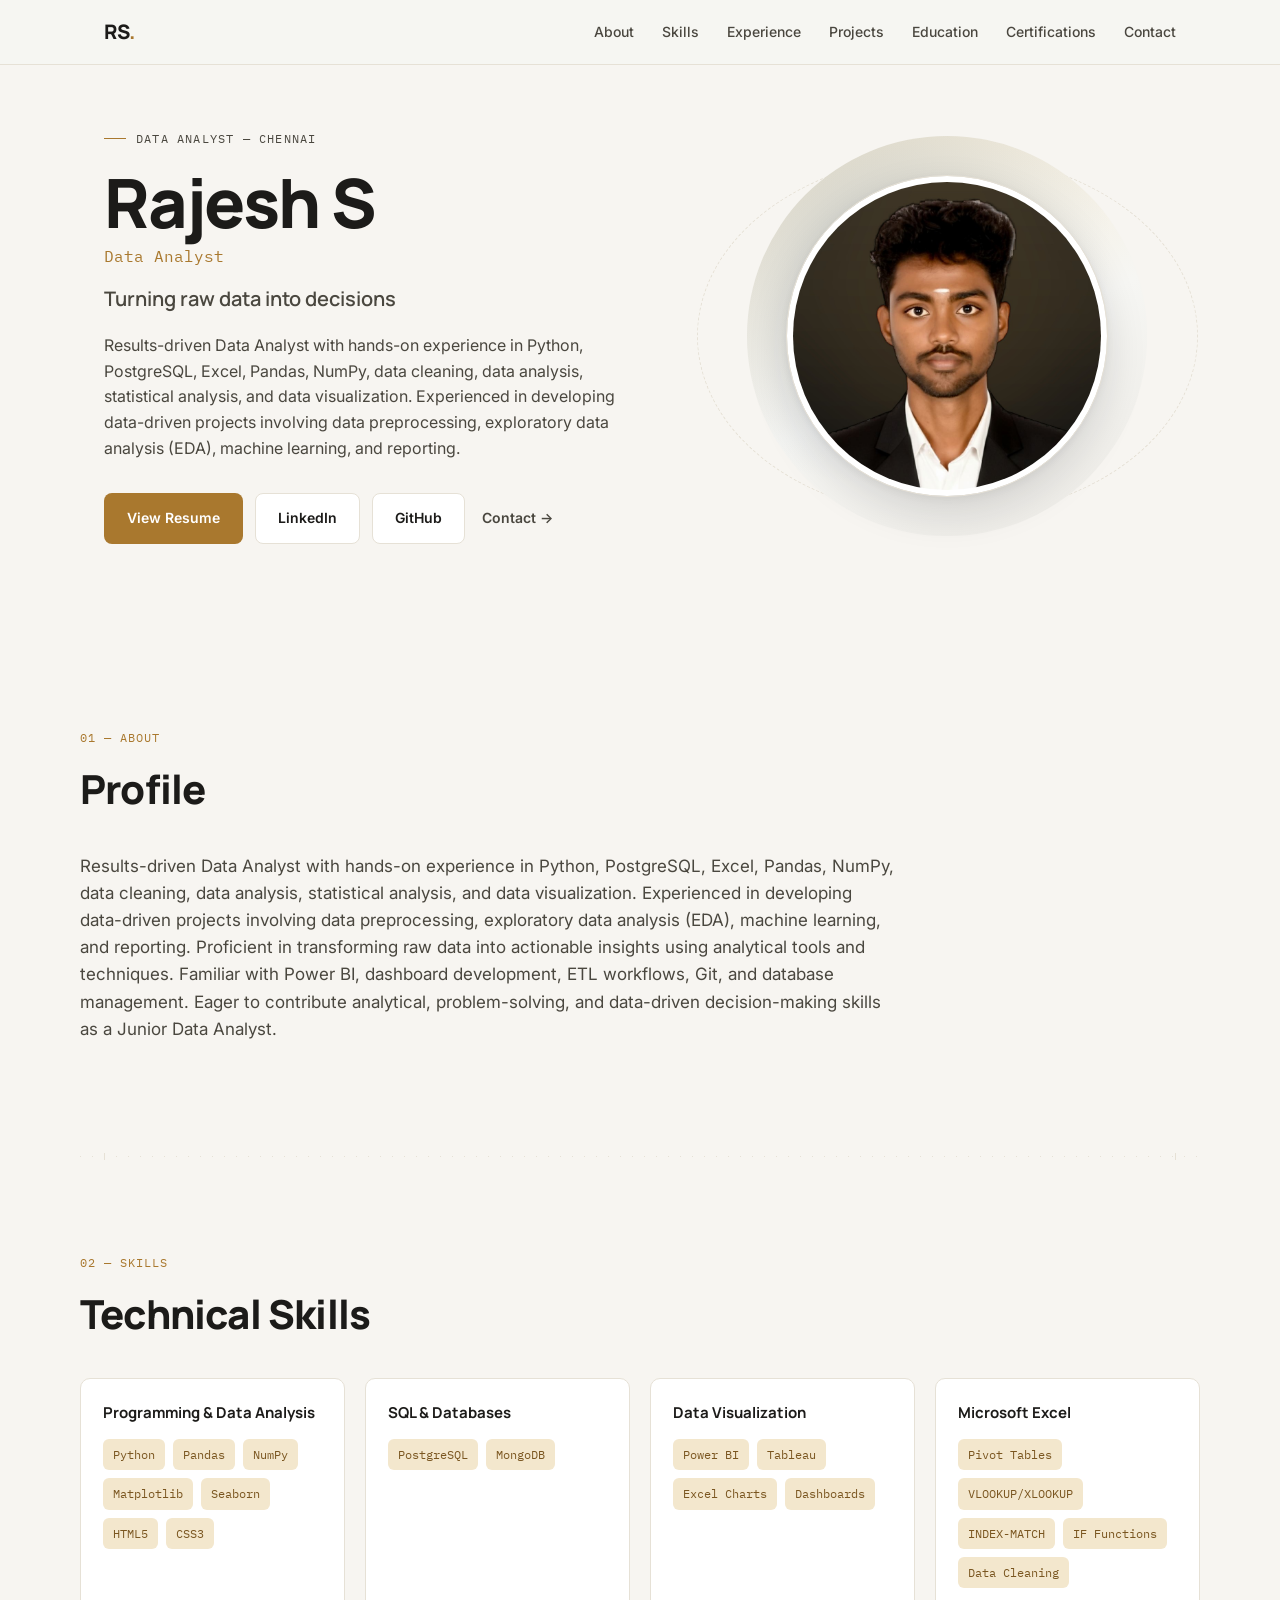
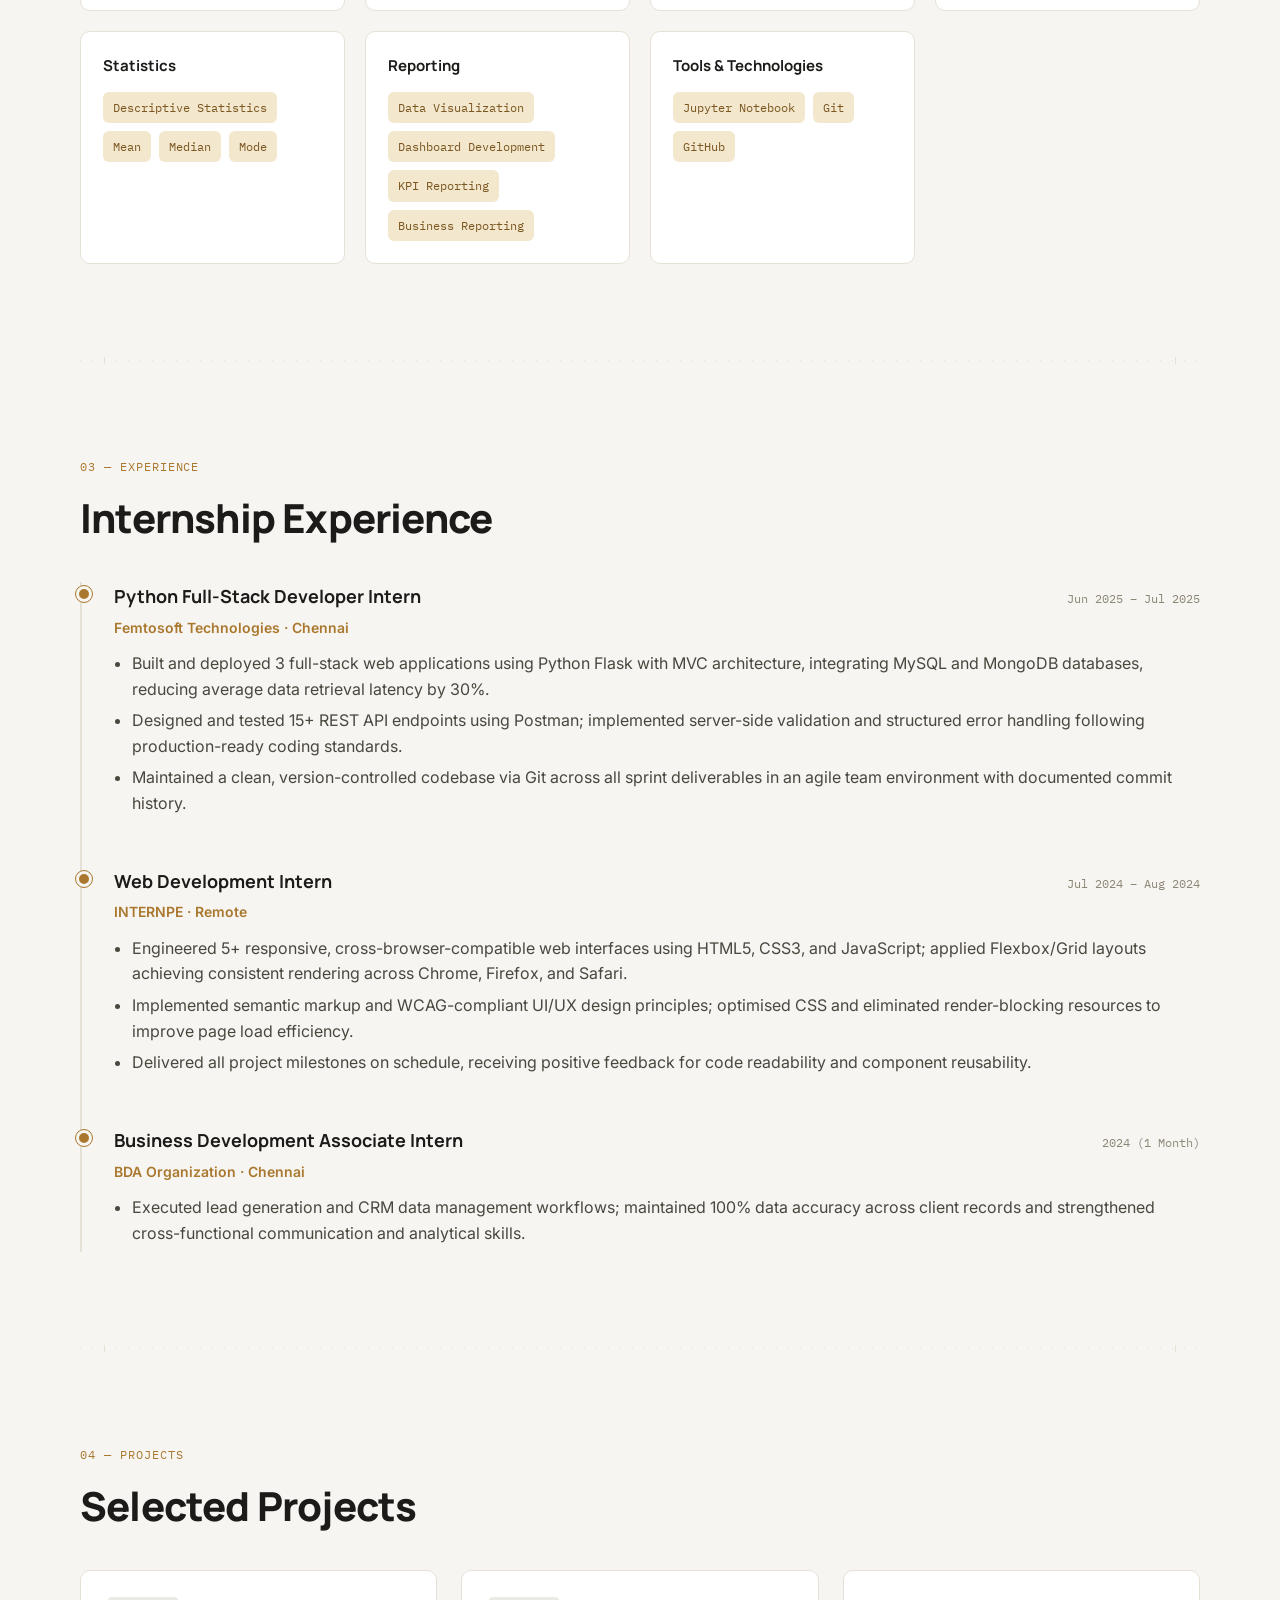
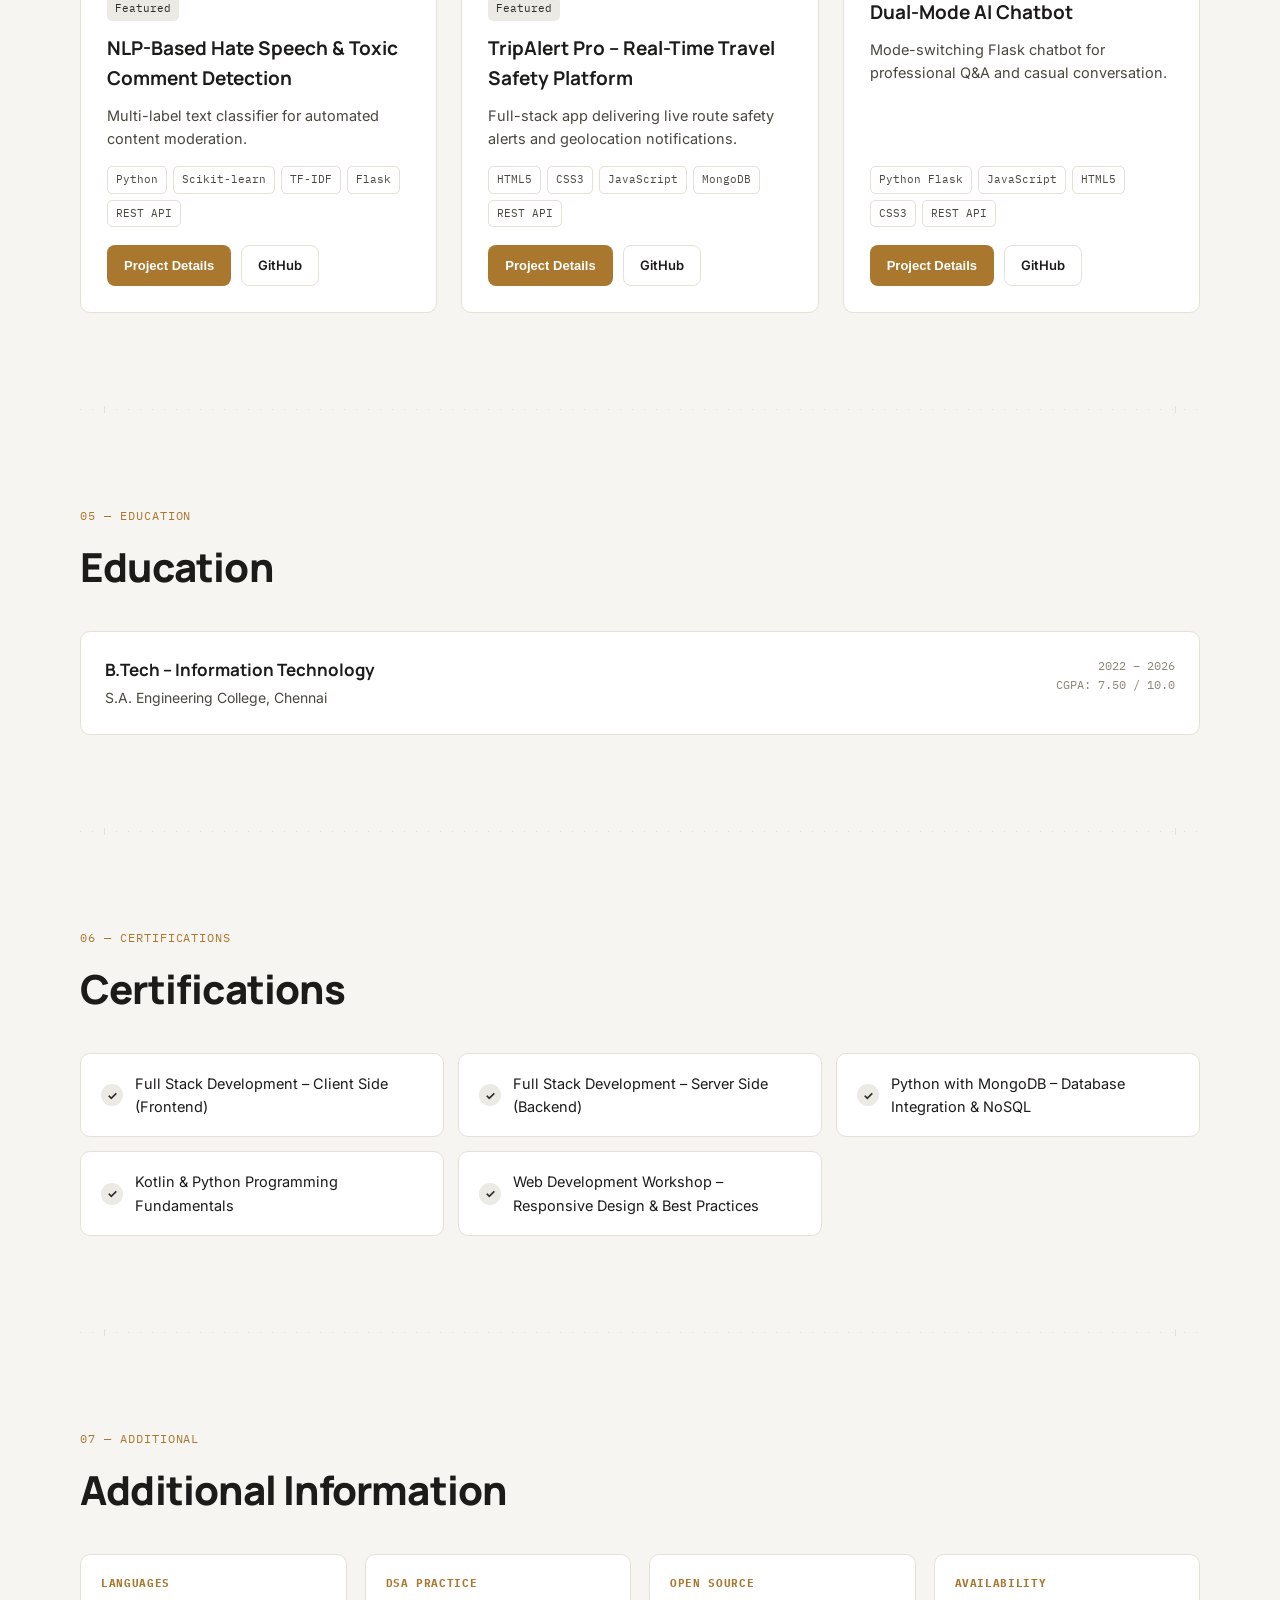
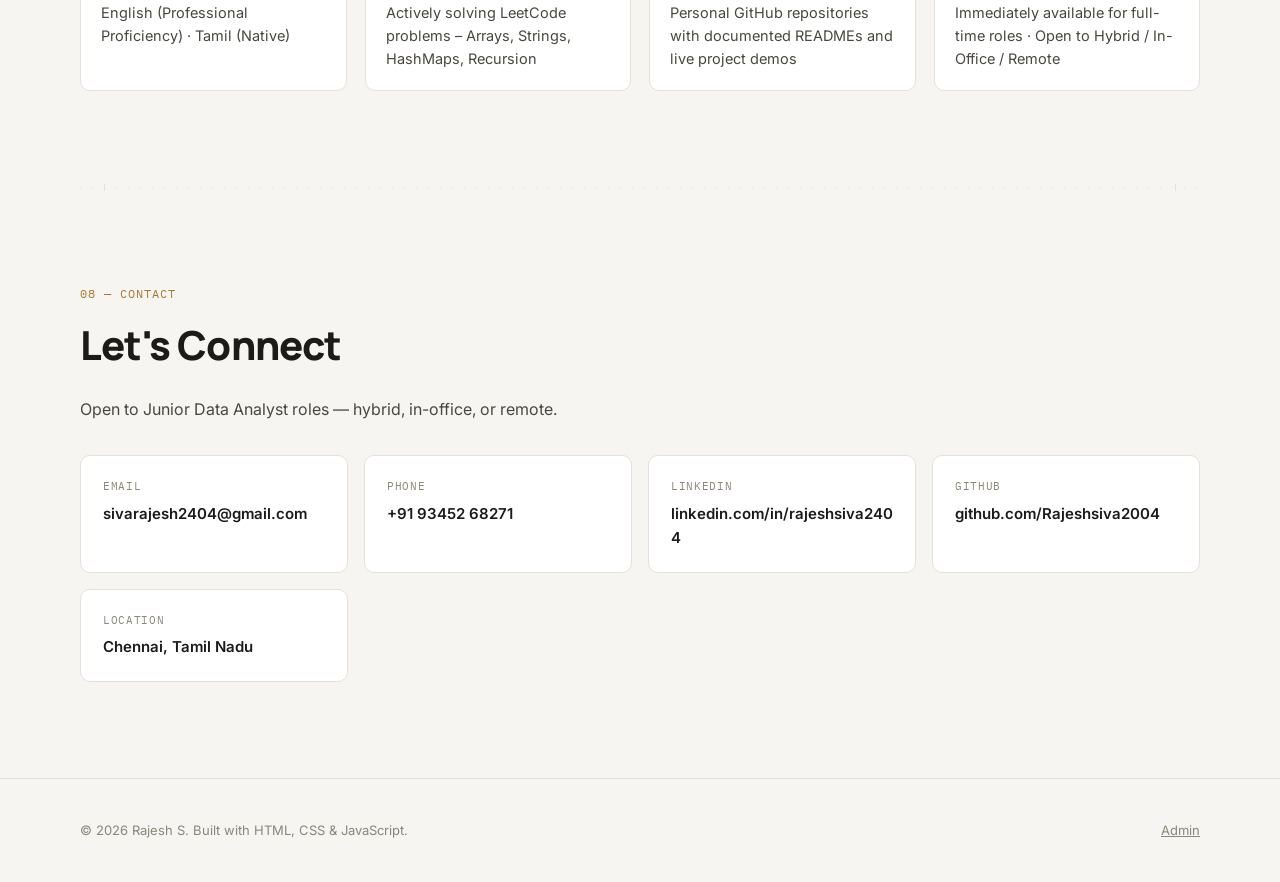
<file: index.html>
<!DOCTYPE html>
<html lang="en">
<head>
<meta charset="UTF-8">
<meta name="viewport" content="width=device-width, initial-scale=1.0">
<title>Rajesh S — Data Analyst Portfolio</title>
<meta name="description" content="Rajesh S — Data Analyst skilled in Python, SQL, Power BI, and data visualization. View projects, internship experience, and download resume.">
<meta name="theme-color" content="#1C1B19">

<!-- Open Graph -->
<meta property="og:type" content="website">
<meta property="og:title" content="Rajesh S — Data Analyst Portfolio">
<meta property="og:description" content="Data Analyst skilled in Python, SQL, Power BI, and data visualization. Explore projects, experience, and resume.">
<meta property="og:image" content="assets/profile/profile.jpg">

<link rel="icon" type="image/svg+xml" href="assets/favicon.svg">

<link rel="preconnect" href="https://fonts.googleapis.com">
<link rel="preconnect" href="https://fonts.gstatic.com" crossorigin>
<link href="https://fonts.googleapis.com/css2?family=Manrope:wght@500;600;700;800&family=Inter:wght@400;500;600;700&family=IBM+Plex+Mono:wght@400;500&display=swap" rel="stylesheet">

<link rel="stylesheet" href="css/style.css">
</head>
<body>

<a class="skip-link" href="#main">Skip to content</a>

<!-- NAV -->
<header class="nav" id="nav">
  <div class="nav-inner">
    <a href="#home" class="nav-logo">RS<span class="dot">.</span></a>
    <nav class="nav-links" id="navLinks" aria-label="Primary">
      <a href="#about" data-nav>About</a>
      <a href="#skills" data-nav>Skills</a>
      <a href="#experience" data-nav>Experience</a>
      <a href="#projects" data-nav>Projects</a>
      <a href="#education" data-nav>Education</a>
      <a href="#certifications" data-nav>Certifications</a>
      <a href="#contact" data-nav>Contact</a>
    </nav>
    <button class="nav-toggle" id="navToggle" aria-label="Toggle menu" aria-expanded="false" aria-controls="navLinks">
      <span></span><span></span><span></span>
    </button>
  </div>
</header>

<main id="main">

  <!-- HERO -->
  <section class="hero" id="home">
    <div class="hero-grid">
      <div class="hero-copy" data-reveal>
        <p class="eyebrow"><span class="eyebrow-tick"></span>DATA ANALYST — CHENNAI</p>
        <h1 class="hero-name" id="heroName">Rajesh S</h1>
        <p class="hero-role" id="heroRole">Data Analyst</p>
        <p class="hero-tagline" id="heroTagline">Turning raw data into decisions</p>
        <p class="hero-intro" id="heroIntro"></p>
        <div class="hero-actions">
          <a href="#" id="viewResumeBtn" class="btn btn-primary" target="_blank" rel="noopener">View Resume</a>
          <a href="#" id="linkedinBtn" class="btn btn-ghost" target="_blank" rel="noopener">LinkedIn</a>
          <a href="#" id="githubBtn" class="btn btn-ghost" target="_blank" rel="noopener">GitHub</a>
          <a href="#contact" class="btn btn-text">Contact →</a>
        </div>
      </div>
      <div class="hero-media" data-reveal>
        <div class="hero-photo-backdrop" aria-hidden="true"></div>
        <div class="hero-axis" aria-hidden="true"></div>
        <div class="hero-photo-frame">
          <img id="heroImage" src="assets/profile/profile.jpg" alt="Portrait of Rajesh S" width="420" height="420">
        </div>
      </div>
    </div>
  </section>

  <!-- ABOUT -->
  <section class="section" id="about">
    <div class="section-inner">
      <p class="section-eyebrow">01 — About</p>
      <h2 class="section-title">Profile</h2>
      <p class="about-text" id="aboutSummary" data-reveal></p>
    </div>
  </section>

  <div class="axis-divider" aria-hidden="true"></div>

  <!-- SKILLS -->
  <section class="section" id="skills">
    <div class="section-inner">
      <p class="section-eyebrow">02 — Skills</p>
      <h2 class="section-title">Technical Skills</h2>
      <div class="skills-grid" id="skillsGrid"></div>
    </div>
  </section>

  <div class="axis-divider" aria-hidden="true"></div>

  <!-- EXPERIENCE -->
  <section class="section" id="experience">
    <div class="section-inner">
      <p class="section-eyebrow">03 — Experience</p>
      <h2 class="section-title">Internship Experience</h2>
      <div class="timeline" id="experienceList"></div>
    </div>
  </section>

  <div class="axis-divider" aria-hidden="true"></div>

  <!-- PROJECTS -->
  <section class="section" id="projects">
    <div class="section-inner">
      <p class="section-eyebrow">04 — Projects</p>
      <h2 class="section-title">Selected Projects</h2>
      <div class="projects-grid" id="projectsGrid"></div>
    </div>
  </section>

  <div class="axis-divider" aria-hidden="true"></div>

  <!-- EDUCATION -->
  <section class="section" id="education">
    <div class="section-inner">
      <p class="section-eyebrow">05 — Education</p>
      <h2 class="section-title">Education</h2>
      <div class="education-list" id="educationList"></div>
    </div>
  </section>

  <div class="axis-divider" aria-hidden="true"></div>

  <!-- CERTIFICATIONS -->
  <section class="section" id="certifications">
    <div class="section-inner">
      <p class="section-eyebrow">06 — Certifications</p>
      <h2 class="section-title">Certifications</h2>
      <ul class="cert-list" id="certList"></ul>
    </div>
  </section>

  <div class="axis-divider" aria-hidden="true"></div>

  <!-- ADDITIONAL -->
  <section class="section" id="additional">
    <div class="section-inner">
      <p class="section-eyebrow">07 — Additional</p>
      <h2 class="section-title">Additional Information</h2>
      <div class="additional-grid" id="additionalGrid"></div>
    </div>
  </section>

  <div class="axis-divider" aria-hidden="true"></div>

  <!-- CONTACT -->
  <section class="section" id="contact">
    <div class="section-inner">
      <p class="section-eyebrow">08 — Contact</p>
      <h2 class="section-title">Let's Connect</h2>
      <p class="contact-lead">Open to Junior Data Analyst roles — hybrid, in-office, or remote.</p>
      <div class="contact-grid" id="contactGrid"></div>
    </div>
  </section>

</main>

<footer class="footer">
  <div class="footer-inner">
    <p>© <span id="year"></span> Rajesh S. Built with HTML, CSS &amp; JavaScript.</p>
    <a href="admin/" class="footer-admin">Admin</a>
  </div>
</footer>

<!-- PROJECT MODAL -->
<div class="modal-overlay" id="projectModal" role="dialog" aria-modal="true" aria-labelledby="modalTitle" hidden>
  <div class="modal">
    <button class="modal-close" id="modalClose" aria-label="Close project details">&times;</button>
    <div class="modal-body" id="modalBody"></div>
  </div>
</div>

<script src="js/script.js"></script>
</body>
</html>
</file>
<file: css/style.css>
/* ===========================
   DESIGN TOKENS
=========================== */
:root {
  --bg: #F7F5F1;
  --surface: #FFFFFF;
  --ink: #1C1B19;
  --ink-soft: #4A473F;
  --muted: #8B8676;
  --border: #E6E1D6;
  --accent: #A9782E;
  --accent-ink: #7A5620;
  --accent-soft: #F3E7CD;
  --teal: #2E2C28;
  --teal-soft: #ECEAE5;

  --font-display: 'Manrope', sans-serif;
  --font-body: 'Inter', sans-serif;
  --font-mono: 'IBM Plex Mono', monospace;

  --max: 1120px;
  --radius: 10px;
  --shadow-sm: 0 1px 2px rgba(20,23,28,0.06);
  --shadow-md: 0 8px 24px rgba(20,23,28,0.08);
}

* { box-sizing: border-box; }
html { scroll-behavior: smooth; }
@media (prefers-reduced-motion: reduce) {
  html { scroll-behavior: auto; }
  * { animation-duration: 0.001ms !important; animation-iteration-count: 1 !important; transition-duration: 0.001ms !important; }
}

body {
  margin: 0;
  background: var(--bg);
  color: var(--ink);
  font-family: var(--font-body);
  line-height: 1.6;
  -webkit-font-smoothing: antialiased;
  overflow-x: hidden;
}

img { max-width: 100%; display: block; }

.skip-link {
  position: absolute; left: -999px; top: 0;
  background: var(--ink); color: #fff; padding: 10px 16px;
  z-index: 999; border-radius: 0 0 8px 0;
}
.skip-link:focus { left: 0; }

a { color: inherit; text-decoration: none; }

:focus-visible {
  outline: 2px solid var(--accent);
  outline-offset: 3px;
}

/* ===========================
   NAV
=========================== */
.nav {
  position: sticky; top: 0; z-index: 100;
  background: rgba(246,246,243,0.85);
  backdrop-filter: blur(10px);
  border-bottom: 1px solid var(--border);
}
.nav-inner {
  max-width: var(--max); margin: 0 auto;
  display: flex; align-items: center; justify-content: space-between;
  padding: 16px 24px;
}
.nav-logo {
  font-family: var(--font-display); font-weight: 800;
  font-size: 20px; letter-spacing: -0.02em;
}
.nav-logo .dot { color: var(--accent); }
.nav-links {
  display: flex; gap: 28px;
}
.nav-links a {
  font-size: 14px; font-weight: 500; color: var(--ink-soft);
  position: relative; padding: 4px 0;
  transition: color 0.2s ease;
}
.nav-links a:hover { color: var(--ink); }
.nav-links a.active { color: var(--accent); }
.nav-links a.active::after {
  content: ''; position: absolute; left: 0; bottom: -4px;
  width: 100%; height: 2px; background: var(--accent);
}
.nav-toggle {
  display: none; flex-direction: column; gap: 5px;
  background: none; border: none; cursor: pointer; padding: 8px;
}
.nav-toggle span {
  width: 22px; height: 2px; background: var(--ink); transition: 0.25s ease;
}
.nav-toggle[aria-expanded="true"] span:nth-child(1) { transform: translateY(7px) rotate(45deg); }
.nav-toggle[aria-expanded="true"] span:nth-child(2) { opacity: 0; }
.nav-toggle[aria-expanded="true"] span:nth-child(3) { transform: translateY(-7px) rotate(-45deg); }

@media (max-width: 860px) {
  .nav-links {
    position: fixed; top: 65px; left: 0; right: 0;
    background: var(--surface);
    flex-direction: column; gap: 0;
    max-height: 0; overflow: hidden;
    border-bottom: 1px solid var(--border);
    transition: max-height 0.3s ease;
  }
  .nav-links.open { max-height: 420px; }
  .nav-links a { padding: 16px 24px; border-bottom: 1px solid var(--border); }
  .nav-toggle { display: flex; }
}

/* ===========================
   LAYOUT HELPERS
=========================== */
.section { padding: 96px 24px; }
.section-inner { max-width: var(--max); margin: 0 auto; }
.section-eyebrow {
  font-family: var(--font-mono); font-size: 12px; letter-spacing: 0.08em;
  color: var(--accent); text-transform: uppercase; margin: 0 0 10px;
}
.section-title {
  font-family: var(--font-display); font-weight: 800; letter-spacing: -0.02em;
  font-size: clamp(28px, 3.4vw, 40px); margin: 0 0 32px;
}

.axis-divider {
  max-width: var(--max); margin: 0 auto; height: 1px;
  background-image: repeating-linear-gradient(to right, var(--border) 0, var(--border) 1px, transparent 1px, transparent 12px);
  position: relative;
}
.axis-divider::before, .axis-divider::after {
  content: ''; position: absolute; top: -3px; width: 1px; height: 7px; background: var(--border);
}
.axis-divider::before { left: 24px; }
.axis-divider::after { right: 24px; }

[data-reveal] {
  opacity: 0; transform: translateY(16px);
  transition: opacity 0.6s ease, transform 0.6s ease;
}
[data-reveal].in-view { opacity: 1; transform: translateY(0); }

/* ===========================
   HERO
=========================== */
.hero {
  padding: 64px 24px 88px;
  max-width: var(--max); margin: 0 auto;
}
.hero-grid {
  display: grid; grid-template-columns: 1.1fr 0.9fr; gap: 56px; align-items: center;
}
.eyebrow {
  font-family: var(--font-mono); font-size: 12px; letter-spacing: 0.1em;
  color: var(--ink-soft); text-transform: uppercase;
  display: flex; align-items: center; gap: 10px; margin: 0 0 20px;
}
.eyebrow-tick { width: 22px; height: 1px; background: var(--accent); display: inline-block; }

.hero-name {
  font-family: var(--font-display); font-weight: 800; letter-spacing: -0.03em;
  font-size: clamp(40px, 6vw, 68px); margin: 0 0 6px; line-height: 1.02;
}
.hero-role {
  font-family: var(--font-mono); font-size: 16px; color: var(--accent);
  margin: 0 0 14px;
}
.hero-tagline {
  font-family: var(--font-display); font-weight: 600; font-size: 20px;
  color: var(--ink-soft); margin: 0 0 18px;
}
.hero-intro { color: var(--ink-soft); max-width: 52ch; margin: 0 0 32px; }

.hero-actions { display: flex; flex-wrap: wrap; gap: 12px; align-items: center; }

.btn {
  display: inline-flex; align-items: center; justify-content: center;
  padding: 13px 22px; border-radius: 8px; font-weight: 600; font-size: 14px;
  border: 1px solid transparent; cursor: pointer; transition: all 0.2s ease;
}
.btn-primary { background: var(--accent); color: #fff; }
.btn-primary:hover { background: var(--accent-ink); transform: translateY(-1px); }
.btn-ghost { border-color: var(--border); background: var(--surface); color: var(--ink); }
.btn-ghost:hover { border-color: var(--accent); color: var(--accent); }
.btn-text { color: var(--ink-soft); font-weight: 600; padding: 13px 4px; }
.btn-text:hover { color: var(--accent); }

.hero-media { position: relative; display: flex; justify-content: center; align-items: center; }
.hero-photo-backdrop {
  position: absolute;
  width: min(400px, 88vw); aspect-ratio: 1/1;
  border-radius: 50%;
  background:
    radial-gradient(circle at 32% 28%, rgba(29,78,137,0.16), transparent 60%),
    linear-gradient(155deg, var(--accent-soft) 0%, #F6F6F3 55%, var(--teal-soft) 100%);
  z-index: -1;
}
.hero-photo-frame {
  width: min(320px, 76vw); aspect-ratio: 1/1;
  border-radius: 50%; overflow: hidden;
  border: 6px solid var(--surface);
  outline: 1px solid var(--border);
  box-shadow: 0 16px 40px rgba(20,23,28,0.14), 0 2px 8px rgba(20,23,28,0.06);
  position: relative; background: var(--surface);
}
.hero-photo-frame img { width: 100%; height: 100%; object-fit: cover; object-position: center 15%; }
.hero-axis {
  position: absolute; top: -22px; right: -22px; bottom: -22px; left: -22px;
  border: 1px dashed var(--border); border-radius: 50%; z-index: -2;
}

@media (max-width: 860px) {
  .hero-grid { grid-template-columns: 1fr; text-align: left; }
  .hero-media { order: -1; margin-bottom: 12px; }
  .hero-photo-frame { width: min(240px, 60vw); }
}

/* ===========================
   ABOUT
=========================== */
.about-text { max-width: 74ch; font-size: 17px; color: var(--ink-soft); }

/* ===========================
   SKILLS
=========================== */
.skills-grid {
  display: grid; grid-template-columns: repeat(auto-fit, minmax(240px, 1fr));
  gap: 20px;
}
.skill-card {
  background: var(--surface); border: 1px solid var(--border); border-radius: var(--radius);
  padding: 22px; transition: box-shadow 0.2s ease, transform 0.2s ease;
}
.skill-card:hover { box-shadow: var(--shadow-sm); transform: translateY(-2px); }
.skill-card h3 {
  font-family: var(--font-display); font-size: 15px; font-weight: 700; margin: 0 0 14px;
}
.skill-chips { display: flex; flex-wrap: wrap; gap: 8px; }
.chip {
  font-family: var(--font-mono); font-size: 12px; padding: 6px 10px;
  background: var(--accent-soft); color: var(--accent-ink); border-radius: 6px;
  white-space: nowrap;
}

/* ===========================
   EXPERIENCE / TIMELINE
=========================== */
.timeline { display: flex; flex-direction: column; gap: 0; border-left: 2px solid var(--border); padding-left: 32px; }
.timeline-item { position: relative; padding-bottom: 44px; }
.timeline-item:last-child { padding-bottom: 0; }
.timeline-item::before {
  content: ''; position: absolute; left: -38px; top: 4px;
  width: 10px; height: 10px; border-radius: 50%; background: var(--accent);
  border: 3px solid var(--bg); outline: 1px solid var(--accent);
}
.timeline-head {
  display: flex; flex-wrap: wrap; justify-content: space-between; align-items: baseline;
  gap: 8px; margin-bottom: 6px;
}
.timeline-role { font-family: var(--font-display); font-weight: 700; font-size: 18px; }
.timeline-duration { font-family: var(--font-mono); font-size: 12px; color: var(--muted); }
.timeline-company { color: var(--accent); font-weight: 600; font-size: 14px; margin-bottom: 12px; }
.timeline-points { margin: 0; padding-left: 18px; color: var(--ink-soft); }
.timeline-points li { margin-bottom: 6px; }

/* ===========================
   PROJECTS
=========================== */
.projects-grid {
  display: grid; grid-template-columns: repeat(auto-fit, minmax(300px, 1fr));
  gap: 24px;
}
.project-card {
  background: var(--surface); border: 1px solid var(--border); border-radius: var(--radius);
  padding: 26px; display: flex; flex-direction: column;
  transition: box-shadow 0.2s ease, transform 0.2s ease;
}
.project-card:hover { box-shadow: var(--shadow-md); transform: translateY(-3px); }
.project-badge {
  font-family: var(--font-mono); font-size: 11px; color: var(--teal);
  background: var(--teal-soft); padding: 3px 8px; border-radius: 5px;
  display: inline-block; margin-bottom: 12px; width: fit-content;
}
.project-title { font-family: var(--font-display); font-weight: 700; font-size: 19px; margin: 0 0 10px; }
.project-desc { color: var(--ink-soft); font-size: 14.5px; margin: 0 0 16px; flex-grow: 1; }
.project-tech { display: flex; flex-wrap: wrap; gap: 6px; margin-bottom: 18px; }
.project-tech span {
  font-family: var(--font-mono); font-size: 11px; color: var(--ink-soft);
  border: 1px solid var(--border); padding: 4px 8px; border-radius: 5px;
}
.project-actions { display: flex; gap: 10px; flex-wrap: wrap; }
.project-actions .btn { padding: 9px 16px; font-size: 13px; }

/* ===========================
   MODAL
=========================== */
.modal-overlay {
  position: fixed; inset: 0; background: rgba(20,23,28,0.55);
  display: flex; align-items: center; justify-content: center; z-index: 200; padding: 24px;
}
.modal-overlay[hidden] { display: none; }
.modal {
  background: var(--surface); border-radius: 14px; max-width: 640px; width: 100%;
  max-height: 86vh; overflow-y: auto; padding: 40px; position: relative;
  box-shadow: var(--shadow-md);
}
.modal-close {
  position: absolute; top: 16px; right: 16px; background: var(--bg); border: 1px solid var(--border);
  width: 36px; height: 36px; border-radius: 50%; font-size: 20px; cursor: pointer; line-height: 1;
  color: var(--ink-soft);
}
.modal-close:hover { color: var(--ink); }
.modal-body h3 { font-family: var(--font-display); font-size: 24px; margin: 0 0 4px; }
.modal-section-label {
  font-family: var(--font-mono); font-size: 11px; text-transform: uppercase;
  letter-spacing: 0.06em; color: var(--accent); margin: 22px 0 8px;
}
.modal-body p { color: var(--ink-soft); margin: 0; }
.modal-body ul { margin: 6px 0 0; padding-left: 18px; color: var(--ink-soft); }
.modal-actions { display: flex; gap: 10px; margin-top: 26px; flex-wrap: wrap; }

/* ===========================
   EDUCATION
=========================== */
.education-list { display: flex; flex-direction: column; gap: 16px; }
.education-card {
  background: var(--surface); border: 1px solid var(--border); border-radius: var(--radius);
  padding: 24px; display: flex; justify-content: space-between; flex-wrap: wrap; gap: 8px;
}
.education-degree { font-family: var(--font-display); font-weight: 700; font-size: 17px; }
.education-inst { color: var(--ink-soft); font-size: 14px; margin-top: 4px; }
.education-meta { text-align: right; font-family: var(--font-mono); font-size: 12px; color: var(--muted); }

/* ===========================
   CERTIFICATIONS
=========================== */
.cert-list { list-style: none; margin: 0; padding: 0; display: grid; grid-template-columns: repeat(auto-fit, minmax(280px,1fr)); gap: 14px; }
.cert-list li {
  background: var(--surface); border: 1px solid var(--border); border-radius: var(--radius);
  padding: 18px 20px; display: flex; align-items: center; gap: 12px; font-size: 14.5px;
}
.cert-list li::before {
  content: '✓'; color: var(--teal); font-weight: 700; flex-shrink: 0;
  width: 22px; height: 22px; border-radius: 50%; background: var(--teal-soft);
  display: flex; align-items: center; justify-content: center; font-size: 12px;
}
.cert-list a { color: var(--accent); font-weight: 600; }

/* ===========================
   ADDITIONAL
=========================== */
.additional-grid { display: grid; grid-template-columns: repeat(auto-fit, minmax(230px,1fr)); gap: 18px; }
.additional-card { background: var(--surface); border: 1px solid var(--border); border-radius: var(--radius); padding: 20px; }
.additional-card h4 {
  font-family: var(--font-mono); font-size: 11px; text-transform: uppercase; letter-spacing: 0.06em;
  color: var(--accent); margin: 0 0 8px;
}
.additional-card p { margin: 0; color: var(--ink-soft); font-size: 14.5px; }

/* ===========================
   CONTACT
=========================== */
.contact-lead { color: var(--ink-soft); max-width: 60ch; margin: -12px 0 32px; }
.contact-grid { display: grid; grid-template-columns: repeat(auto-fit, minmax(230px,1fr)); gap: 16px; }
.contact-card {
  background: var(--surface); border: 1px solid var(--border); border-radius: var(--radius);
  padding: 22px; display: flex; flex-direction: column; gap: 6px;
  transition: border-color 0.2s ease, transform 0.2s ease;
}
.contact-card:hover { border-color: var(--accent); transform: translateY(-2px); }
.contact-card .label {
  font-family: var(--font-mono); font-size: 11px; text-transform: uppercase;
  letter-spacing: 0.06em; color: var(--muted);
}
.contact-card .value { font-weight: 600; font-size: 15px; word-break: break-word; }

/* ===========================
   FOOTER
=========================== */
.footer { border-top: 1px solid var(--border); padding: 28px 24px; }
.footer-inner {
  max-width: var(--max); margin: 0 auto; display: flex; justify-content: space-between;
  align-items: center; flex-wrap: wrap; gap: 10px; font-size: 13px; color: var(--muted);
}
.footer-admin { color: var(--muted); text-decoration: underline; }
.footer-admin:hover { color: var(--accent); }
</file>
